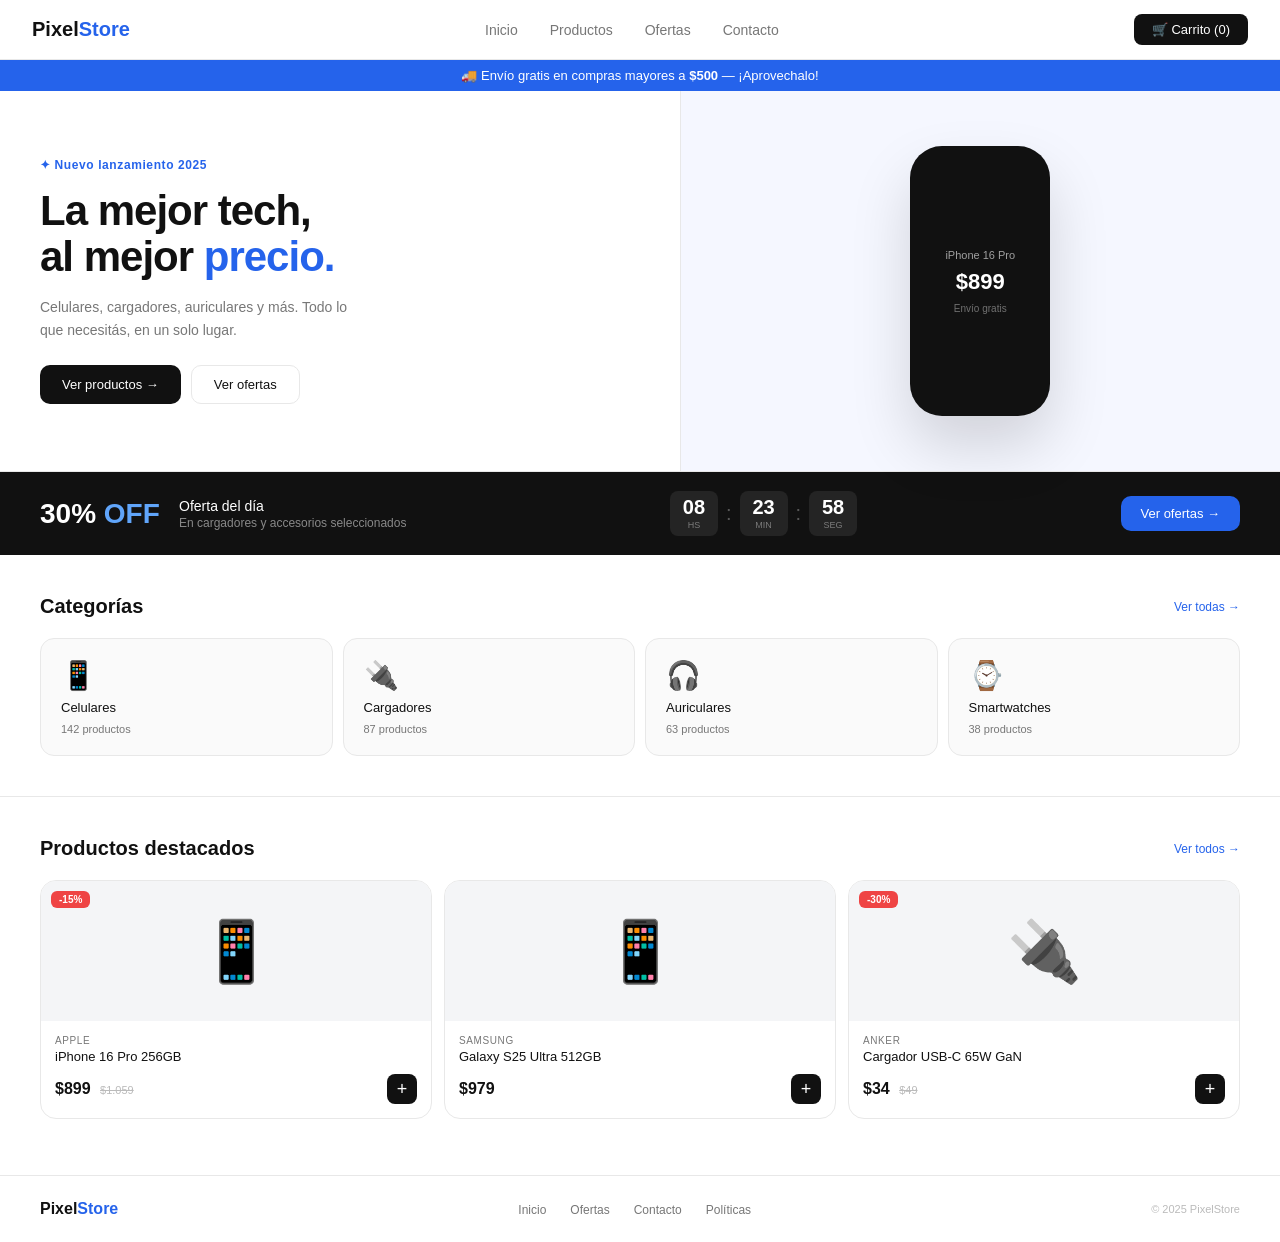
<file: index.html>
<!DOCTYPE html>
<html lang="es">
<head>
  <meta charset="UTF-8">
  <meta name="viewport" content="width=device-width, initial-scale=1.0">
  <title>PixelStore</title>
  <link rel="stylesheet" href="css/styles.css">
</head>
<body>

  <!-- NAVBAR -->
  <nav class="navbar">
    <div class="logo">Pixel<span>Store</span></div>

    <ul class="nav-links">
      <li><a href="index.html">Inicio</a></li>
      <li><a href="productos.html">Productos</a></li>
      <li><a href="ofertas.html">Ofertas</a></li>
      <li><a href="contacto.html">Contacto</a></li>
    </ul>

    <div class="nav-actions">
      <button class="btn-cart" onclick="location.href='carrito.html'">🛒 Carrito (0)</button>
    </div>
  </nav>

  <!-- BANNER ENVIO -->
<div class="banner-envio">
  🚚 Envío gratis en compras mayores a <strong>$500</strong> — ¡Aprovechalo!
</div>
  <!-- HERO -->
  <section class="hero">
    <div class="hero-texto">
      <p class="hero-tag">✦ Nuevo lanzamiento 2025</p>
      <h1>La mejor tech,<br>al mejor <span>precio.</span></h1>
      <p class="hero-sub">Celulares, cargadores, auriculares y más. Todo lo que necesitás, en un solo lugar.</p>
      <div class="hero-botones">
        <button class="btn-primary" onclick="location.href='productos.html'">Ver productos →</button>
        <button class="btn-secondary" onclick="location.href='ofertas.html'">Ver ofertas</button>
      </div>
    </div>
    <div class="hero-imagen">
      <div class="telefono">
        <p class="tel-modelo">iPhone 16 Pro</p>
        <p class="tel-precio">$899</p>
        <p class="tel-envio">Envío gratis</p>
      </div>
    </div>
  </section>

  <!-- BANNER OFERTAS -->
  <div class="oferta-banner">
    <div class="oferta-izquierda">
      <p class="oferta-pct">30% <span>OFF</span></p>
      <div class="oferta-texto">
        <p class="oferta-titulo">Oferta del día</p>
        <p class="oferta-sub">En cargadores y accesorios seleccionados</p>
      </div>
    </div>
    <div class="oferta-timer">
      <div class="timer-bloque">
        <p class="timer-num" id="horas">08</p>
        <p class="timer-label">hs</p>
      </div>
      <span class="timer-sep">:</span>
      <div class="timer-bloque">
        <p class="timer-num" id="minutos">24</p>
        <p class="timer-label">min</p>
      </div>
      <span class="timer-sep">:</span>
      <div class="timer-bloque">
        <p class="timer-num" id="segundos">00</p>
        <p class="timer-label">seg</p>
      </div>
    </div>
    <button class="btn-oferta" onclick="location.href='ofertas.html'">Ver ofertas →</button>
  </div>

  <!-- CATEGORIAS -->
  <section class="categorias">
    <div class="seccion-header">
      <h2>Categorías</h2>
      <a href="productos.html">Ver todas →</a>
    </div>
    <div class="cats-grid">
      <div class="cat-card">
        <div class="cat-icono">📱</div>
        <p class="cat-nombre">Celulares</p>
        <p class="cat-cantidad">142 productos</p>
      </div>
      <div class="cat-card">
        <div class="cat-icono">🔌</div>
        <p class="cat-nombre">Cargadores</p>
        <p class="cat-cantidad">87 productos</p>
      </div>
      <div class="cat-card">
        <div class="cat-icono">🎧</div>
        <p class="cat-nombre">Auriculares</p>
        <p class="cat-cantidad">63 productos</p>
      </div>
      <div class="cat-card">
        <div class="cat-icono">⌚</div>
        <p class="cat-nombre">Smartwatches</p>
        <p class="cat-cantidad">38 productos</p>
      </div>
    </div>
  </section>

  <!-- PRODUCTOS DESTACADOS -->
  <section class="productos">
    <div class="seccion-header">
      <h2>Productos destacados</h2>
      <a href="productos.html">Ver todos →</a>
    </div>
    <div class="productos-grid">

      <div class="prod-card">
        <div class="prod-imagen">
          <span class="prod-badge">-15%</span>
          <p class="prod-emoji">📱</p>
        </div>
        <div class="prod-info">
          <p class="prod-marca">Apple</p>
          <p class="prod-nombre">iPhone 16 Pro 256GB</p>
          <div class="prod-footer">
            <div class="prod-precios">
              <span class="prod-precio">$899</span>
              <span class="prod-viejo">$1.059</span>
            </div>
            <button class="btn-agregar" onclick="agregarProducto('iPhone 16 Pro', 899)">+</button>
          </div>
        </div>
      </div>

      <div class="prod-card">
        <div class="prod-imagen">
          <p class="prod-emoji">📱</p>
        </div>
        <div class="prod-info">
          <p class="prod-marca">Samsung</p>
          <p class="prod-nombre">Galaxy S25 Ultra 512GB</p>
          <div class="prod-footer">
            <div class="prod-precios">
              <span class="prod-precio">$979</span>
            </div>
            <button class="btn-agregar" onclick="agregarProducto('Galaxy S25 Ultra', 979)">+</button>
          </div>
        </div>
      </div>

      <div class="prod-card">
        <div class="prod-imagen">
          <span class="prod-badge">-30%</span>
          <p class="prod-emoji">🔌</p>
        </div>
        <div class="prod-info">
          <p class="prod-marca">Anker</p>
          <p class="prod-nombre">Cargador USB-C 65W GaN</p>
          <div class="prod-footer">
            <div class="prod-precios">
              <span class="prod-precio">$34</span>
              <span class="prod-viejo">$49</span>
            </div>
            <button class="btn-agregar" onclick="agregarProducto('Cargador Anker', 34)">+</button>
          </div>
        </div>
      </div>

    </div>
  </section>

  <!-- FOOTER -->
  <footer class="footer">
    <div class="footer-logo">Pixel<span>Store</span></div>
    <ul class="footer-links">
      <li><a href="index.html">Inicio</a></li>
      <li><a href="ofertas.html">Ofertas</a></li>
      <li><a href="contacto.html">Contacto</a></li>
      <li><a href="#">Políticas</a></li>
    </ul>
    <p class="footer-copy">© 2025 PixelStore</p>
  </footer>

  <script src="js/main.js"></script>
</body>
</html>
</file>
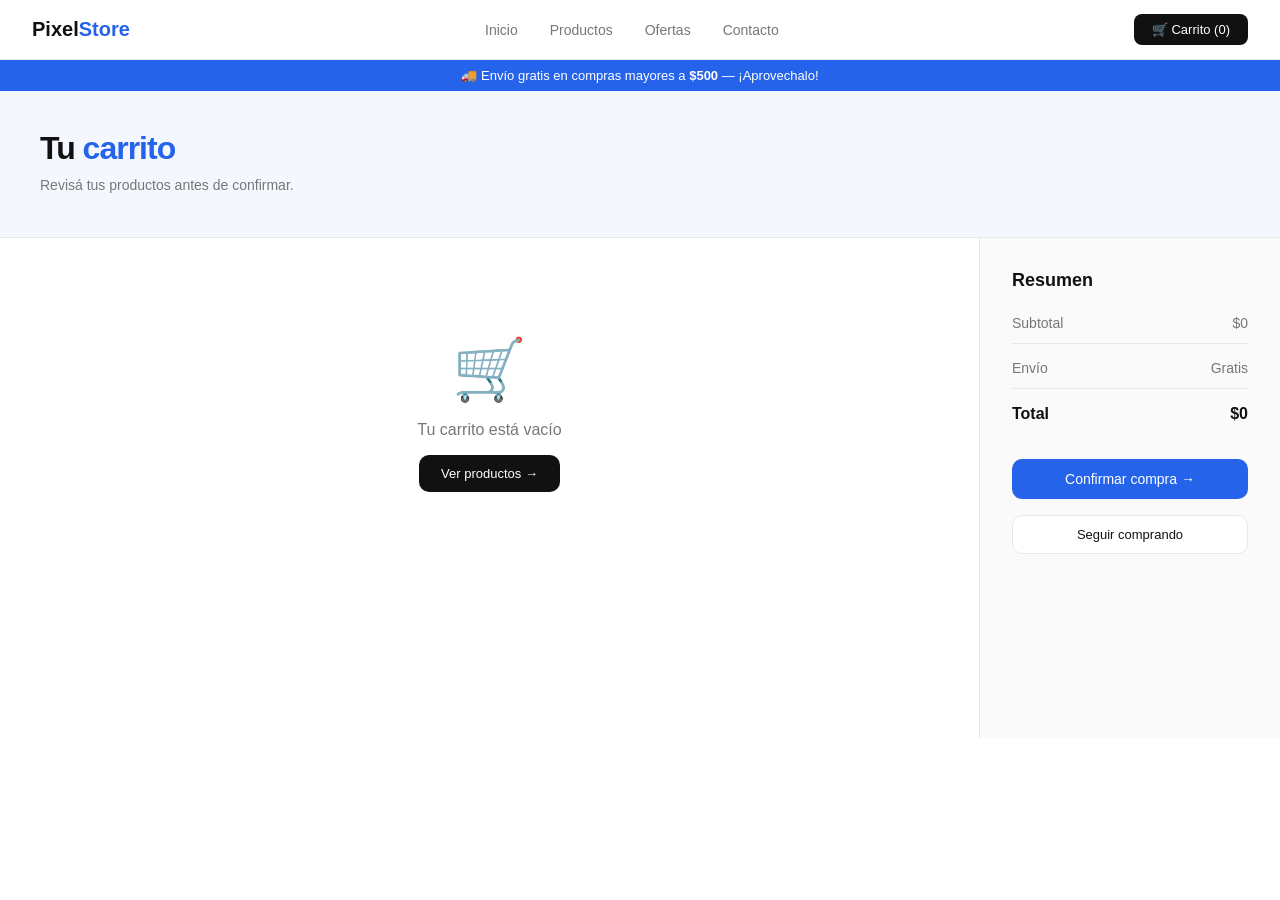
<file: carrito.html>
<!DOCTYPE html>
<html lang="es">
<head>
  <meta charset="UTF-8">
  <meta name="viewport" content="width=device-width, initial-scale=1.0">
  <title>Carrito — PixelStore</title>
  <link rel="stylesheet" href="css/styles.css">
</head>
<body>

  <!-- NAVBAR -->
  <nav class="navbar">
    <div class="logo">Pixel<span>Store</span></div>
    <ul class="nav-links">
      <li><a href="index.html">Inicio</a></li>
      <li><a href="productos.html">Productos</a></li>
      <li><a href="ofertas.html">Ofertas</a></li>
      <li><a href="contacto.html">Contacto</a></li>
    </ul>
    <div class="nav-actions">
      <button class="btn-cart" onclick="location.href='carrito.html'">🛒 Carrito (0)</button>
    </div>
  </nav>

  <!-- BANNER ENVIO -->
<div class="banner-envio">
  🚚 Envío gratis en compras mayores a <strong>$500</strong> — ¡Aprovechalo!
</div>

  <!-- HEADER CARRITO -->
<section class="carrito-header">
  <h1>Tu <span>carrito</span></h1>
  <p class="hero-sub">Revisá tus productos antes de confirmar.</p>
</section>

<!-- CONTENIDO CARRITO -->
<div class="carrito-layout">

  <!-- LISTA DE PRODUCTOS -->
  <div class="carrito-lista">
    <div class="carrito-vacio" id="carrito-vacio">
      <p class="vacio-emoji">🛒</p>
      <p class="vacio-texto">Tu carrito está vacío</p>
      <button class="btn-primary" onclick="location.href='productos.html'">Ver productos →</button>
    </div>

    <div id="carrito-items"></div>
  </div>

  <!-- RESUMEN -->
  <div class="carrito-resumen">
    <h2 class="resumen-titulo">Resumen</h2>

    <div class="resumen-linea">
      <span>Subtotal</span>
      <span id="resumen-subtotal">$0</span>
    </div>

    <div class="resumen-linea">
  <span>Envío</span>
  <span id="resumen-envio">Gratis</span>
 </div>

    <div class="resumen-linea resumen-total">
      <span>Total</span>
      <span id="resumen-total">$0</span>
    </div>

    <button class="btn-confirmar" onclick="confirmarCompra()">Confirmar compra →</button>
    <button class="btn-secondary" onclick="location.href='productos.html'">Seguir comprando</button>
  </div>

</div>

  <script src="js/main.js"></script>
</body>
</html>
</file>
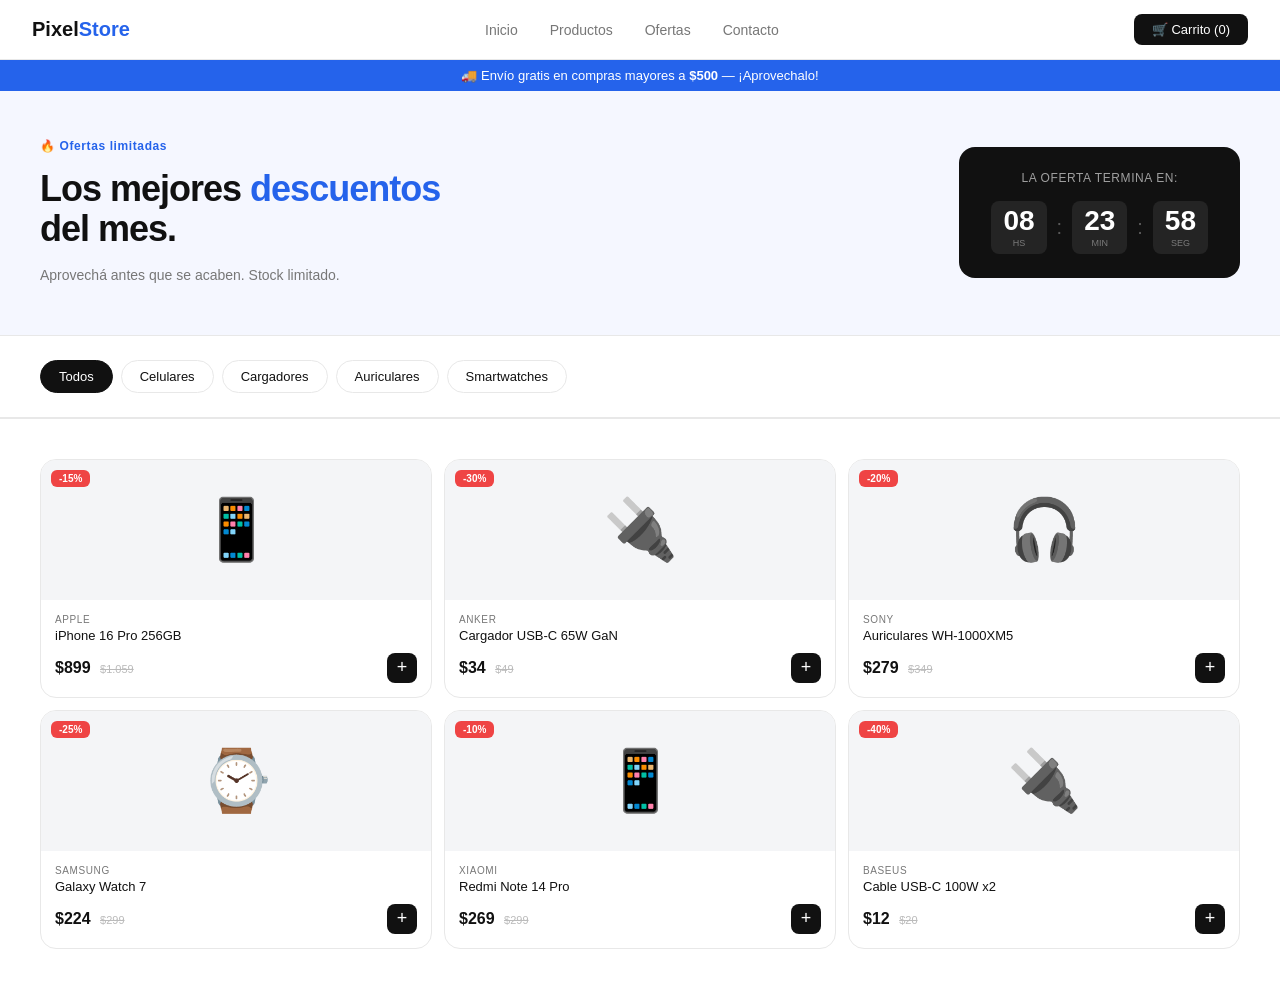
<file: ofertas.html>
<!DOCTYPE html>
<html lang="es">
<head>
  <meta charset="UTF-8">
  <meta name="viewport" content="width=device-width, initial-scale=1.0">
  <title>Ofertas — PixelStore</title>
  <link rel="stylesheet" href="css/styles.css">
</head>
<body>

  <!-- NAVBAR (igual al de index.html) -->
  <nav class="navbar">
    <div class="logo">Pixel<span>Store</span></div>
    <ul class="nav-links">
      <li><a href="index.html">Inicio</a></li>
      <li><a href="productos.html">Productos</a></li>
      <li><a href="ofertas.html">Ofertas</a></li>
      <li><a href="contacto.html">Contacto</a></li>
      
    </ul>
    <div class="nav-actions">
      <button class="btn-cart" onclick="location.href='carrito.html'">🛒 Carrito (0)</button>
    </div>
  </nav>

  <!-- BANNER ENVIO -->
<div class="banner-envio">
  🚚 Envío gratis en compras mayores a <strong>$500</strong> — ¡Aprovechalo!
</div>

  <!-- HERO OFERTAS -->
<section class="ofertas-hero">
  <div class="ofertas-hero-texto">
    <p class="hero-tag">🔥 Ofertas limitadas</p>
    <h1>Los mejores <span>descuentos</span><br>del mes.</h1>
    <p class="hero-sub">Aprovechá antes que se acaben. Stock limitado.</p>
  </div>

  <div class="ofertas-timer-grande">
    <p class="timer-titulo">La oferta termina en:</p>
    <div class="oferta-timer">
      <div class="timer-bloque">
        <p class="timer-num" id="horas">08</p>
        <p class="timer-label">hs</p>
      </div>
      <span class="timer-sep">:</span>
      <div class="timer-bloque">
        <p class="timer-num" id="minutos">24</p>
        <p class="timer-label">min</p>
      </div>
      <span class="timer-sep">:</span>
      <div class="timer-bloque">
        <p class="timer-num" id="segundos">00</p>
        <p class="timer-label">seg</p>
      </div>
    </div>
  </div>
</section>

<!-- FILTROS -->
<section class="ofertas-filtros">
  <button class="filtro-btn activo">Todos</button>
  <button class="filtro-btn">Celulares</button>
  <button class="filtro-btn">Cargadores</button>
  <button class="filtro-btn">Auriculares</button>
  <button class="filtro-btn">Smartwatches</button>
</section>

<!-- PRODUCTOS EN OFERTA -->
<section class="productos">
  <div class="productos-grid">

    <div class="prod-card" data-categoria="celulares">
      <div class="prod-imagen">
        <span class="prod-badge">-15%</span>
        <p class="prod-emoji">📱</p>
      </div>
      <div class="prod-info">
        <p class="prod-marca">Apple</p>
        <p class="prod-nombre">iPhone 16 Pro 256GB</p>
        <div class="prod-footer">
          <div class="prod-precios">
            <span class="prod-precio">$899</span>
            <span class="prod-viejo">$1.059</span>
          </div>
          <button class="btn-agregar" onclick="agregarProducto('iPhone 16 Pro', 899)">+</button>
        </div>
      </div>
    </div>

    <div class="prod-card" data-categoria="cargadores">
      <div class="prod-imagen">
        <span class="prod-badge">-30%</span>
        <p class="prod-emoji">🔌</p>
      </div>
      <div class="prod-info">
        <p class="prod-marca">Anker</p>
        <p class="prod-nombre">Cargador USB-C 65W GaN</p>
        <div class="prod-footer">
          <div class="prod-precios">
            <span class="prod-precio">$34</span>
            <span class="prod-viejo">$49</span>
          </div>
          <button class="btn-agregar" onclick="agregarProducto('Cargador Anker', 34)">+</button>
        </div>
      </div>
    </div>

    <div class="prod-card" data-categoria="auriculares">
      <div class="prod-imagen">
        <span class="prod-badge">-20%</span>
        <p class="prod-emoji">🎧</p>
      </div>
      <div class="prod-info">
        <p class="prod-marca">Sony</p>
        <p class="prod-nombre">Auriculares WH-1000XM5</p>
        <div class="prod-footer">
          <div class="prod-precios">
            <span class="prod-precio">$279</span>
            <span class="prod-viejo">$349</span>
          </div>
          <button class="btn-agregar" onclick="agregarProducto('Sony WH-1000XM5', 279)">+</button>
        </div>
      </div>
    </div>

    <div class="prod-card" data-categoria="smartwatches">
      <div class="prod-imagen">
        <span class="prod-badge">-25%</span>
        <p class="prod-emoji">⌚</p>
      </div>
      <div class="prod-info">
        <p class="prod-marca">Samsung</p>
        <p class="prod-nombre">Galaxy Watch 7</p>
        <div class="prod-footer">
          <div class="prod-precios">
            <span class="prod-precio">$224</span>
            <span class="prod-viejo">$299</span>
          </div>
          <button class="btn-agregar" onclick="agregarProducto('Galaxy Watch 7', 224)">+</button>
        </div>
      </div>
    </div>

    <div class="prod-card" data-categoria="celulares">
      <div class="prod-imagen">
        <span class="prod-badge">-10%</span>
        <p class="prod-emoji">📱</p>
      </div>
      <div class="prod-info">
        <p class="prod-marca">Xiaomi</p>
        <p class="prod-nombre">Redmi Note 14 Pro</p>
        <div class="prod-footer">
          <div class="prod-precios">
            <span class="prod-precio">$269</span>
            <span class="prod-viejo">$299</span>
          </div>
          <button class="btn-agregar" onclick="agregarProducto('Redmi Note 14 Pro', 269)">+</button>
        </div>
      </div>
    </div>

    <div class="prod-card" data-categoria="cargadores">
      <div class="prod-imagen">
        <span class="prod-badge">-40%</span>
        <p class="prod-emoji">🔌</p>
      </div>
      <div class="prod-info">
        <p class="prod-marca">Baseus</p>
        <p class="prod-nombre">Cable USB-C 100W x2</p>
        <div class="prod-footer">
          <div class="prod-precios">
            <span class="prod-precio">$12</span>
            <span class="prod-viejo">$20</span>
          </div>
          <button class="btn-agregar" onclick="agregarProducto('Cable Baseus', 12)">+</button>
        </div>
      </div>
    </div>

  </div>
</section>

  <script src="js/main.js"></script>
</body>
</html>
</file>
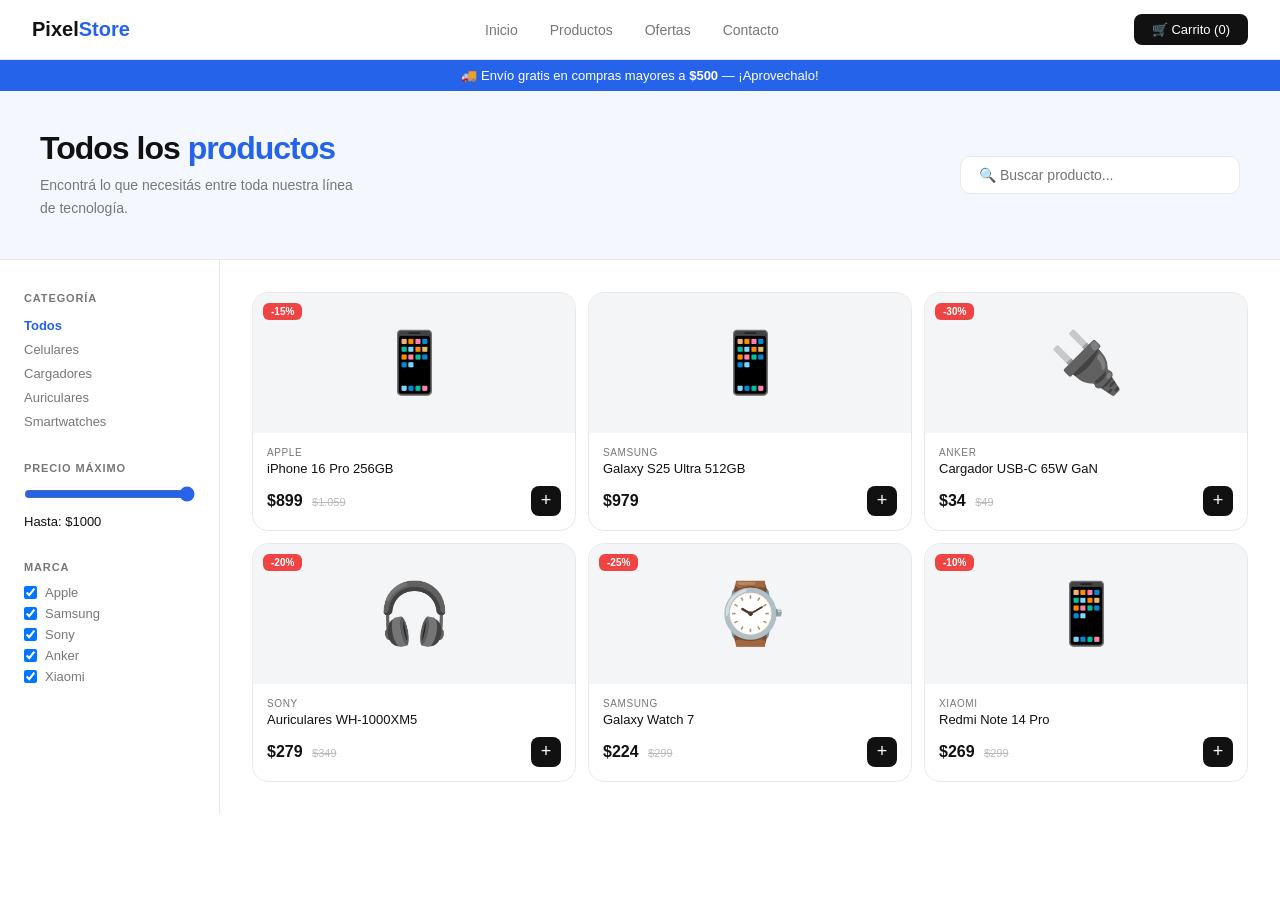
<file: productos.html>
<!DOCTYPE html>
<html lang="es">
<head>
  <meta charset="UTF-8">
  <meta name="viewport" content="width=device-width, initial-scale=1.0">
  <title>Productos — PixelStore</title>
  <link rel="stylesheet" href="css/styles.css">
</head>
<body>

  <!-- NAVBAR -->
  <nav class="navbar">
    <div class="logo">Pixel<span>Store</span></div>
    <ul class="nav-links">
      <li><a href="index.html">Inicio</a></li>
      <li><a href="productos.html">Productos</a></li>
      <li><a href="ofertas.html">Ofertas</a></li>
      <li><a href="contacto.html">Contacto</a></li>
    </ul>
    <div class="nav-actions">
      <button class="btn-cart" onclick="location.href='carrito.html'">🛒 Carrito (0)</button>
    </div>
  </nav>
  <!-- BANNER ENVIO -->
<div class="banner-envio">
  🚚 Envío gratis en compras mayores a <strong>$500</strong> — ¡Aprovechalo!
</div>


  <!-- HEADER PRODUCTOS -->
<section class="productos-header">
  <div class="productos-header-texto">
    <h1>Todos los <span>productos</span></h1>
    <p class="hero-sub">Encontrá lo que necesitás entre toda nuestra línea de tecnología.</p>
  </div>

  <div class="productos-buscar">
    <input type="text" id="buscador" placeholder="🔍 Buscar producto...">
  </div>
</section>

<!-- FILTROS Y CONTENIDO -->
<div class="productos-layout">

  <!-- SIDEBAR -->
  <aside class="sidebar">

    <div class="sidebar-grupo">
      <p class="sidebar-titulo">Categoría</p>
      <ul class="sidebar-lista">
        <li><a href="#" class="sidebar-link activo-link">Todos</a></li>
        <li><a href="#" class="sidebar-link">Celulares</a></li>
        <li><a href="#" class="sidebar-link">Cargadores</a></li>
        <li><a href="#" class="sidebar-link">Auriculares</a></li>
        <li><a href="#" class="sidebar-link">Smartwatches</a></li>
      </ul>
    </div>

    <div class="sidebar-grupo">
      <p class="sidebar-titulo">Precio máximo</p>
      <input type="range" id="precio-range" min="0" max="1000" value="1000">
      <p class="precio-valor">Hasta: $<span id="precio-display">1000</span></p>
    </div>

    <div class="sidebar-grupo">
      <p class="sidebar-titulo">Marca</p>
      <ul class="sidebar-lista">
        <li><label><input type="checkbox" checked> Apple</label></li>
        <li><label><input type="checkbox" checked> Samsung</label></li>
        <li><label><input type="checkbox" checked> Sony</label></li>
        <li><label><input type="checkbox" checked> Anker</label></li>
        <li><label><input type="checkbox" checked> Xiaomi</label></li>
      </ul>
    </div>

  </aside>

  <!-- GRILLA DE PRODUCTOS -->
  <div class="productos-contenido">

    <div class="productos-grid">

      <div class="prod-card" data-categoria="celulares" data-precio="899" data-marca="apple">
        <div class="prod-imagen">
          <span class="prod-badge">-15%</span>
          <p class="prod-emoji">📱</p>
        </div>
        <div class="prod-info">
          <p class="prod-marca">Apple</p>
          <p class="prod-nombre">iPhone 16 Pro 256GB</p>
          <div class="prod-footer">
            <div class="prod-precios">
              <span class="prod-precio">$899</span>
              <span class="prod-viejo">$1.059</span>
            </div>
            <button class="btn-agregar" onclick="agregarProducto('iPhone 16 Pro', 899)">+</button>
          </div>
        </div>
      </div>

      <div class="prod-card" data-categoria="celulares" data-precio="979" data-marca="samsung">
        <div class="prod-imagen">
          <p class="prod-emoji">📱</p>
        </div>
        <div class="prod-info">
          <p class="prod-marca">Samsung</p>
          <p class="prod-nombre">Galaxy S25 Ultra 512GB</p>
          <div class="prod-footer">
            <div class="prod-precios">
              <span class="prod-precio">$979</span>
            </div>
            <button class="btn-agregar" onclick="agregarProducto('Galaxy S25 Ultra', 979)">+</button>
          </div>
        </div>
      </div>

      <div class="prod-card" data-categoria="cargadores" data-precio="34" data-marca="anker">
        <div class="prod-imagen">
          <span class="prod-badge">-30%</span>
          <p class="prod-emoji">🔌</p>
        </div>
        <div class="prod-info">
          <p class="prod-marca">Anker</p>
          <p class="prod-nombre">Cargador USB-C 65W GaN</p>
          <div class="prod-footer">
            <div class="prod-precios">
              <span class="prod-precio">$34</span>
              <span class="prod-viejo">$49</span>
            </div>
            <button class="btn-agregar" onclick="agregarProducto('Cargador Anker', 34)">+</button>
          </div>
        </div>
      </div>

      <div class="prod-card" data-categoria="auriculares" data-precio="279" data-marca="sony">
        <div class="prod-imagen">
          <span class="prod-badge">-20%</span>
          <p class="prod-emoji">🎧</p>
        </div>
        <div class="prod-info">
          <p class="prod-marca">Sony</p>
          <p class="prod-nombre">Auriculares WH-1000XM5</p>
          <div class="prod-footer">
            <div class="prod-precios">
              <span class="prod-precio">$279</span>
              <span class="prod-viejo">$349</span>
            </div>
            <button class="btn-agregar" onclick="agregarProducto('Sony WH-1000XM5', 279)">+</button>
          </div>
        </div>
      </div>

      <div class="prod-card" data-categoria="smartwatches" data-precio="224" data-marca="samsung">
        <div class="prod-imagen">
          <span class="prod-badge">-25%</span>
          <p class="prod-emoji">⌚</p>
        </div>
        <div class="prod-info">
          <p class="prod-marca">Samsung</p>
          <p class="prod-nombre">Galaxy Watch 7</p>
          <div class="prod-footer">
            <div class="prod-precios">
              <span class="prod-precio">$224</span>
              <span class="prod-viejo">$299</span>
            </div>
            <button class="btn-agregar" onclick="agregarProducto('Galaxy Watch 7', 224)">+</button>
          </div>
        </div>
      </div>

      <div class="prod-card" data-categoria="celulares" data-precio="269" data-marca="xiaomi">
        <div class="prod-imagen">
          <span class="prod-badge">-10%</span>
          <p class="prod-emoji">📱</p>
        </div>
        <div class="prod-info">
          <p class="prod-marca">Xiaomi</p>
          <p class="prod-nombre">Redmi Note 14 Pro</p>
          <div class="prod-footer">
            <div class="prod-precios">
              <span class="prod-precio">$269</span>
              <span class="prod-viejo">$299</span>
            </div>
            <button class="btn-agregar" onclick="agregarProducto('Redmi Note 14 Pro', 269)">+</button>
          </div>
        </div>
      </div>

    </div>
  </div>
</div>


  <script src="js/main.js"></script>
</body>
</html>
</file>
<file: css/styles.css>
/* RESET */
* {
  margin: 0;
  padding: 0;
  box-sizing: border-box;
}

/* VARIABLES */
:root {
  --negro: #111111;
  --azul: #2563eb;
  --gris-claro: #f5f5f5;
  --gris-borde: #e8e8e8;
  --texto-suave: #777777;
}

body {
  font-family: 'Arial', sans-serif;
  color: var(--negro);
}

/* NAVBAR */
.navbar {
  display: flex;
  align-items: center;
  justify-content: space-between;
  padding: 0 2rem;
  height: 60px;
  border-bottom: 1px solid var(--gris-borde);
}

.logo {
  font-size: 20px;
  font-weight: 800;
}

.logo span {
  color: var(--azul);
}

.nav-links {
  display: flex;
  gap: 2rem;
  list-style: none;
}

.nav-links a {
  text-decoration: none;
  color: var(--texto-suave);
  font-size: 14px;
}

.nav-links a:hover {
  color: var(--negro);
}

.btn-cart {
  background: var(--negro);
  color: white;
  border: none;
  padding: 8px 18px;
  border-radius: 8px;
  font-size: 13px;
  cursor: pointer;
}

/* HERO */
.hero {
  display: flex;
  align-items: center;
  min-height: 380px;
  border-bottom: 1px solid var(--gris-borde);
}

.hero-texto {
  flex: 1;
  padding: 3rem 2.5rem;
  display: flex;
  flex-direction: column;
  gap: 1rem;
}

.hero-tag {
  color: var(--azul);
  font-size: 12px;
  font-weight: 600;
  letter-spacing: 0.05em;
}

h1 {
  font-size: 42px;
  font-weight: 800;
  line-height: 1.1;
  letter-spacing: -1px;
}

h1 span {
  color: var(--azul);
}

.hero-sub {
  font-size: 14px;
  color: var(--texto-suave);
  line-height: 1.6;
  max-width: 320px;
}

.hero-botones {
  display: flex;
  gap: 10px;
  margin-top: 0.5rem;
}

.btn-primary {
  background: var(--negro);
  color: white;
  border: none;
  padding: 11px 22px;
  border-radius: 10px;
  font-size: 13px;
  font-weight: 500;
  cursor: pointer;
}

.btn-secondary {
  background: white;
  color: var(--negro);
  border: 1px solid var(--gris-borde);
  padding: 11px 22px;
  border-radius: 10px;
  font-size: 13px;
  font-weight: 500;
  cursor: pointer;
}

/* HERO IMAGEN */
.hero-imagen {
  flex: 1;
  background: #f5f7ff;
  display: flex;
  align-items: center;
  justify-content: center;
  min-height: 380px;
  border-left: 1px solid var(--gris-borde);
}

.telefono {
  background: #111;
  width: 140px;
  height: 270px;
  border-radius: 32px;
  display: flex;
  flex-direction: column;
  align-items: center;
  justify-content: center;
  gap: 8px;
  box-shadow: 0 30px 60px rgba(0,0,0,0.15);
}

.tel-modelo {
  color: rgba(255,255,255,0.6);
  font-size: 11px;
}

.tel-precio {
  color: white;
  font-size: 22px;
  font-weight: 800;
}

.tel-envio {
  color: rgba(255,255,255,0.4);
  font-size: 10px;
}

/* BANNER OFERTAS */
.oferta-banner {
  background: var(--negro);
  display: flex;
  align-items: center;
  justify-content: space-between;
  padding: 1.2rem 2.5rem;
}

.oferta-izquierda {
  display: flex;
  align-items: center;
  gap: 1.2rem;
}

.oferta-pct {
  font-size: 28px;
  font-weight: 800;
  color: white;
}

.oferta-pct span {
  color: #60a5fa;
}

.oferta-titulo {
  color: white;
  font-size: 14px;
  font-weight: 500;
}

.oferta-sub {
  color: rgba(255,255,255,0.5);
  font-size: 12px;
  margin-top: 2px;
}

/* TIMER */
.oferta-timer {
  display: flex;
  align-items: center;
  gap: 8px;
}

.timer-bloque {
  background: rgba(255,255,255,0.08);
  border-radius: 8px;
  padding: 6px 12px;
  text-align: center;
  min-width: 48px;
}

.timer-num {
  color: white;
  font-size: 20px;
  font-weight: 700;
  line-height: 1;
}

.timer-label {
  color: rgba(255,255,255,0.4);
  font-size: 9px;
  text-transform: uppercase;
  margin-top: 3px;
}

.timer-sep {
  color: rgba(255,255,255,0.3);
  font-size: 20px;
}

.btn-oferta {
  background: var(--azul);
  color: white;
  border: none;
  padding: 10px 20px;
  border-radius: 10px;
  font-size: 13px;
  font-weight: 500;
  cursor: pointer;
}

/* CATEGORIAS */
.categorias {
  padding: 2.5rem;
}

.seccion-header {
  display: flex;
  align-items: center;
  justify-content: space-between;
  margin-bottom: 1.25rem;
}

.seccion-header h2 {
  font-size: 20px;
  font-weight: 700;
}

.seccion-header a {
  font-size: 12px;
  color: var(--azul);
  text-decoration: none;
  font-weight: 500;
}

.cats-grid {
  display: grid;
  grid-template-columns: repeat(4, 1fr);
  gap: 10px;
}

.cat-card {
  border: 1px solid var(--gris-borde);
  border-radius: 14px;
  padding: 1.25rem;
  display: flex;
  flex-direction: column;
  gap: 8px;
  cursor: pointer;
  background: #fafafa;
  transition: border-color 0.2s;
}

.cat-card:hover {
  border-color: var(--azul);
  background: #f0f6ff;
}

.cat-icono {
  font-size: 28px;
}

.cat-nombre {
  font-size: 13px;
  font-weight: 500;
}

.cat-cantidad {
  font-size: 11px;
  color: var(--texto-suave);
}

/* PRODUCTOS */
.productos {
  padding: 2.5rem;
  border-top: 1px solid var(--gris-borde);
}

.productos-grid {
  display: grid;
  grid-template-columns: repeat(3, 1fr);
  gap: 12px;
}

.prod-card {
  border: 1px solid var(--gris-borde);
  border-radius: 16px;
  overflow: hidden;
  cursor: pointer;
  transition: border-color 0.2s;
}

.prod-card:hover {
  border-color: #bbb;
}

.prod-imagen {
  height: 140px;
  background: #f4f5f7;
  display: flex;
  align-items: center;
  justify-content: center;
  position: relative;
}

.prod-emoji {
  font-size: 60px;
}

.prod-badge {
  position: absolute;
  top: 10px;
  left: 10px;
  background: #ef4444;
  color: white;
  font-size: 10px;
  font-weight: 600;
  padding: 3px 8px;
  border-radius: 6px;
}

.prod-info {
  padding: 14px;
}

.prod-marca {
  font-size: 10px;
  color: var(--texto-suave);
  text-transform: uppercase;
  letter-spacing: 0.06em;
  margin-bottom: 3px;
}

.prod-nombre {
  font-size: 13px;
  font-weight: 500;
  margin-bottom: 10px;
}

.prod-footer {
  display: flex;
  align-items: center;
  justify-content: space-between;
}

.prod-precio {
  font-size: 16px;
  font-weight: 700;
}

.prod-viejo {
  font-size: 11px;
  color: #bbb;
  text-decoration: line-through;
  margin-left: 5px;
}

.btn-agregar {
  width: 30px;
  height: 30px;
  background: var(--negro);
  color: white;
  border: none;
  border-radius: 8px;
  font-size: 18px;
  cursor: pointer;
  display: flex;
  align-items: center;
  justify-content: center;
}

/* FOOTER */
.footer {
  display: flex;
  align-items: center;
  justify-content: space-between;
  padding: 1.5rem 2.5rem;
  border-top: 1px solid var(--gris-borde);
  margin-top: 1rem;
}

.footer-logo {
  font-size: 16px;
  font-weight: 800;
}

.footer-logo span {
  color: var(--azul);
}

.footer-links {
  display: flex;
  gap: 1.5rem;
  list-style: none;
}

.footer-links a {
  font-size: 12px;
  color: var(--texto-suave);
  text-decoration: none;
}

.footer-links a:hover {
  color: var(--negro);
}

.footer-copy {
  font-size: 11px;
  color: #bbb;
}

/* HERO OFERTAS */
.ofertas-hero {
  display: flex;
  align-items: center;
  justify-content: space-between;
  padding: 3rem 2.5rem;
  border-bottom: 1px solid var(--gris-borde);
  background: #f5f7ff;
}

.ofertas-hero-texto {
  display: flex;
  flex-direction: column;
  gap: 1rem;
}

.ofertas-hero-texto h1 {
  font-size: 36px;
}

.ofertas-timer-grande {
  display: flex;
  flex-direction: column;
  align-items: center;
  gap: 1rem;
  background: var(--negro);
  padding: 1.5rem 2rem;
  border-radius: 16px;
}

.timer-titulo {
  color: rgba(255,255,255,0.6);
  font-size: 12px;
  text-transform: uppercase;
  letter-spacing: 0.05em;
}

.ofertas-timer-grande .oferta-timer {
  gap: 10px;
}

.ofertas-timer-grande .timer-num {
  font-size: 28px;
}

/* FILTROS */
.ofertas-filtros {
  display: flex;
  gap: 8px;
  padding: 1.5rem 2.5rem;
  border-bottom: 1px solid var(--gris-borde);
}

.filtro-btn {
  background: white;
  color: var(--negro);
  border: 1px solid var(--gris-borde);
  padding: 8px 18px;
  border-radius: 100px;
  font-size: 13px;
  font-weight: 500;
  cursor: pointer;
  transition: all 0.2s;
}

.filtro-btn:hover {
  border-color: var(--azul);
  color: var(--azul);
}

.filtro-btn.activo {
  background: var(--negro);
  color: white;
  border-color: var(--negro);
}

/* HEADER PRODUCTOS */
.productos-header {
  display: flex;
  align-items: center;
  justify-content: space-between;
  padding: 2.5rem;
  border-bottom: 1px solid var(--gris-borde);
  background: #f5f7ff;
}

.productos-header-texto h1 {
  font-size: 32px;
  font-weight: 800;
  margin-bottom: 0.5rem;
}

.productos-header-texto h1 span {
  color: var(--azul);
}

#buscador {
  border: 1px solid var(--gris-borde);
  border-radius: 10px;
  padding: 10px 18px;
  font-size: 14px;
  width: 280px;
  outline: none;
  font-family: Arial, sans-serif;
}

#buscador:focus {
  border-color: var(--azul);
}

/* LAYOUT */
.productos-layout {
  display: flex;
  gap: 0;
}

/* SIDEBAR */
.sidebar {
  width: 220px;
  min-width: 220px;
  border-right: 1px solid var(--gris-borde);
  padding: 2rem 1.5rem;
  display: flex;
  flex-direction: column;
  gap: 2rem;
}

.sidebar-grupo {
  display: flex;
  flex-direction: column;
  gap: 0.75rem;
}

.sidebar-titulo {
  font-size: 11px;
  font-weight: 700;
  text-transform: uppercase;
  letter-spacing: 0.08em;
  color: var(--texto-suave);
}

.sidebar-lista {
  list-style: none;
  display: flex;
  flex-direction: column;
  gap: 6px;
}

.sidebar-link {
  font-size: 13px;
  color: var(--texto-suave);
  text-decoration: none;
}

.sidebar-link:hover {
  color: var(--negro);
}

.activo-link {
  color: var(--azul);
  font-weight: 600;
}

#precio-range {
  width: 100%;
  accent-color: var(--azul);
}

.precio-valor {
  font-size: 13px;
  color: var(--negro);
  font-weight: 500;
}

.sidebar-lista label {
  font-size: 13px;
  color: var(--texto-suave);
  display: flex;
  align-items: center;
  gap: 8px;
  cursor: pointer;
}

/* CONTENIDO */
.productos-contenido {
  flex: 1;
  padding: 2rem;
}

/* HEADER CONTACTO */
.contacto-header {
  text-align: center;
  padding: 3rem 2.5rem;
  border-bottom: 1px solid var(--gris-borde);
  background: #f5f7ff;
  display: flex;
  flex-direction: column;
  align-items: center;
  gap: 0.75rem;
}

.contacto-header h1 {
  font-size: 36px;
  font-weight: 800;
}

/* LAYOUT */
.contacto-layout {
  display: grid;
  grid-template-columns: 1fr 320px;
  gap: 0;
  min-height: 500px;
}

/* FORMULARIO */
.contacto-form {
  padding: 2.5rem;
  border-right: 1px solid var(--gris-borde);
  display: flex;
  flex-direction: column;
  gap: 1.25rem;
}

.form-titulo {
  font-size: 18px;
  font-weight: 700;
  margin-bottom: 0.5rem;
}

.form-grupo {
  display: flex;
  flex-direction: column;
  gap: 6px;
}

.form-grupo label {
  font-size: 13px;
  font-weight: 500;
  color: var(--negro);
}

.form-grupo input,
.form-grupo select,
.form-grupo textarea {
  border: 1px solid var(--gris-borde);
  border-radius: 10px;
  padding: 10px 14px;
  font-size: 14px;
  font-family: Arial, sans-serif;
  outline: none;
  color: var(--negro);
  transition: border-color 0.2s;
}

.form-grupo input:focus,
.form-grupo select:focus,
.form-grupo textarea:focus {
  border-color: var(--azul);
}

.form-grupo textarea {
  resize: vertical;
}

.btn-enviar {
  background: var(--negro);
  color: white;
  border: none;
  padding: 12px 24px;
  border-radius: 10px;
  font-size: 14px;
  font-weight: 500;
  cursor: pointer;
  width: fit-content;
  transition: background 0.2s;
}

.btn-enviar:hover {
  background: var(--azul);
}

.form-exito {
  display: none;
  background: #f0fdf4;
  border: 1px solid #86efac;
  color: #16a34a;
  padding: 12px 16px;
  border-radius: 10px;
  font-size: 14px;
  font-weight: 500;
}

/* INFO */
.contacto-info {
  padding: 2.5rem;
  display: flex;
  flex-direction: column;
  gap: 1.5rem;
  background: #fafafa;
}

.info-card {
  display: flex;
  align-items: flex-start;
  gap: 1rem;
}

.info-icono {
  font-size: 24px;
  min-width: 36px;
}

.info-titulo {
  font-size: 13px;
  font-weight: 600;
  color: var(--negro);
  margin-bottom: 3px;
}

.info-texto {
  font-size: 13px;
  color: var(--texto-suave);
}

/* HEADER CARRITO */
.carrito-header {
  padding: 2.5rem;
  border-bottom: 1px solid var(--gris-borde);
  background: #f5f7ff;
}

.carrito-header h1 {
  font-size: 32px;
  font-weight: 800;
  margin-bottom: 0.5rem;
}

.carrito-header h1 span {
  color: var(--azul);
}

/* LAYOUT */
.carrito-layout {
  display: grid;
  grid-template-columns: 1fr 300px;
  gap: 0;
  min-height: 500px;
}

/* LISTA */
.carrito-lista {
  padding: 2rem;
  border-right: 1px solid var(--gris-borde);
}

/* CARRITO VACIO */
.carrito-vacio {
  display: flex;
  flex-direction: column;
  align-items: center;
  justify-content: center;
  gap: 1rem;
  padding: 4rem 0;
}

.vacio-emoji {
  font-size: 60px;
}

.vacio-texto {
  font-size: 16px;
  color: var(--texto-suave);
  font-weight: 500;
}

/* ITEM CARRITO */
.carrito-item {
  display: flex;
  align-items: center;
  justify-content: space-between;
  padding: 1rem 0;
  border-bottom: 1px solid var(--gris-borde);
}

.item-izquierda {
  display: flex;
  align-items: center;
  gap: 1rem;
}

.item-emoji {
  font-size: 36px;
  background: #f4f5f7;
  width: 60px;
  height: 60px;
  border-radius: 12px;
  display: flex;
  align-items: center;
  justify-content: center;
}

.item-nombre {
  font-size: 14px;
  font-weight: 500;
  color: var(--negro);
  margin-bottom: 4px;
}

.item-precio {
  font-size: 13px;
  color: var(--texto-suave);
}

.item-derecha {
  display: flex;
  align-items: center;
  gap: 1rem;
}

.item-cantidad {
  display: flex;
  align-items: center;
  gap: 8px;
  border: 1px solid var(--gris-borde);
  border-radius: 8px;
  padding: 4px 8px;
}

.btn-cantidad {
  background: none;
  border: none;
  font-size: 16px;
  cursor: pointer;
  color: var(--negro);
  font-weight: 600;
  padding: 0 4px;
}

.cantidad-num {
  font-size: 14px;
  font-weight: 500;
  min-width: 20px;
  text-align: center;
}

.item-total {
  font-size: 15px;
  font-weight: 700;
  min-width: 60px;
  text-align: right;
}

.btn-eliminar {
  background: none;
  border: none;
  font-size: 18px;
  cursor: pointer;
  color: #bbb;
}

.btn-eliminar:hover {
  color: #ef4444;
}

/* RESUMEN */
.carrito-resumen {
  padding: 2rem;
  background: #fafafa;
  display: flex;
  flex-direction: column;
  gap: 1rem;
}

.resumen-titulo {
  font-size: 18px;
  font-weight: 700;
  margin-bottom: 0.5rem;
}

.resumen-linea {
  display: flex;
  justify-content: space-between;
  font-size: 14px;
  color: var(--texto-suave);
  padding-bottom: 0.75rem;
  border-bottom: 1px solid var(--gris-borde);
}

.resumen-total {
  font-size: 16px;
  font-weight: 700;
  color: var(--negro);
  border-bottom: none;
}

.envio-gratis {
  color: #16a34a;
  font-weight: 500;
}

.btn-confirmar {
  background: var(--azul);
  color: white;
  border: none;
  padding: 12px;
  border-radius: 10px;
  font-size: 14px;
  font-weight: 500;
  cursor: pointer;
  width: 100%;
  margin-top: 0.5rem;
}

.btn-confirmar:hover {
  background: #1d4ed8;
}

.carrito-resumen .btn-secondary {
  width: 100%;
  text-align: center;
}

/* BANNER ENVIO */
.banner-envio {
  background: var(--azul);
  color: white;
  text-align: center;
  padding: 8px;
  font-size: 13px;
}

.banner-envio strong {
  font-weight: 700;
}

/* ==========================================================================
   ESTILOS RESPONSIVOS (MOBILE & TABLET) - SIN TOCAR LÓGICA
   ========================================================================== */

@media (max-width: 992px) {
  /* BANNER OFERTAS - Se adapta a tablets */
  .oferta-banner {
    flex-direction: column;
    gap: 1.5rem;
    text-align: center;
    padding: 1.5rem;
  }

  .oferta-izquierda {
    flex-direction: column;
    gap: 0.5rem;
  }

  /* LAYOUTS DE PÁGINAS INTERNAS */
  .productos-layout {
    flex-direction: column;
  }

  .sidebar {
    width: 100%;
    min-width: 100%;
    border-right: none;
    border-bottom: 1px solid var(--gris-borde);
    padding: 1.5rem;
  }

  .contacto-layout,
  .carrito-layout {
    grid-template-columns: 1fr;
  }

  .contacto-form,
  .carrito-lista {
    border-right: none;
    padding: 1.5rem;
  }
}

@media (max-width: 768px) {
  /* NAVBAR - Distribución limpia en mobile */
  .navbar {
    padding: 0 1rem;
    height: auto;
    min-height: 60px;
    flex-wrap: wrap;
    gap: 10px;
    padding-top: 10px;
    padding-bottom: 10px;
  }

  .nav-links {
    order: 3;
    width: 100%;
    justify-content: center;
    gap: 1.2rem;
    margin-top: 5px;
  }

  .nav-actions {
    order: 2;
  }

  /* HERO */
  .hero {
    flex-direction: column;
    min-height: auto;
  }

  .hero-texto {
    padding: 2.5rem 1.5rem;
    align-items: center;
    text-align: center;
  }

  .hero-sub {
    max-width: 100%;
  }

  .hero-botones {
    width: 100%;
    flex-direction: column;
  }

  .hero-botones button {
    width: 100%;
  }

  .hero-imagen {
    width: 100%;
    min-height: 280px;
    border-left: none;
    border-top: 1px solid var(--gris-borde);
    padding: 2rem 0;
  }

  /* SECCIONES Y GRIDS (Categorías y Productos) */
  .categorias, .productos {
    padding: 1.5rem;
  }

  .cats-grid {
    grid-template-columns: repeat(2, 1fr);
  }

  .productos-grid {
    grid-template-columns: repeat(2, 1fr);
  }

  /* HEADERS DE PÁGINAS SEGUNDARIAS */
  .productos-header,
  .ofertas-hero,
  .contacto-header,
  .carrito-header {
    flex-direction: column;
    gap: 1.5rem;
    padding: 2rem 1.5rem;
    text-align: center;
  }

  #buscador {
    width: 100%;
  }

  /* OFERTAS HERO (PÁGINA OFERTAS) */
  .ofertas-hero-texto {
    align-items: center;
  }

  /* FILTROS (Desplazamiento horizontal en mobile para que no se amontonen) */
  .ofertas-filtros {
    padding: 1rem 1.5rem;
    overflow-x: auto;
    white-space: nowrap;
    -webkit-overflow-scrolling: touch;
  }

  .filtro-btn {
    flex-shrink: 0;
  }

  /* FOOTER */
  .footer {
    flex-direction: column;
    gap: 1.5rem;
    padding: 2rem 1.5rem;
    text-align: center;
  }

  .footer-links {
    flex-direction: column;
    gap: 1rem;
  }
}

@media (max-width: 480px) {
  /* GRID DE PRODUCTOS A 1 COLUMNA EN PANTALLAS MUY CHICAS */
  .productos-grid {
    grid-template-columns: 1fr;
  }

  /* AJUSTES EN EL CARRITO */
  .carrito-item {
    flex-direction: column;
    align-items: flex-start;
    gap: 1rem;
    position: relative;
    padding: 1.5rem 0;
  }

  .item-derecha {
    width: 100%;
    justify-content: space-between;
  }

  .btn-eliminar {
    position: absolute;
    top: 1.5rem;
    right: 0;
  }
}

/* ==========================================================================
   ESTILOS RESPONSIVOS PARA LA PÁGINA DE PRODUCTOS 
   ========================================================================== */

@media (max-width: 992px) {
  /* LAYOUT DE PRODUCTOS - Cambia de fila a columna */
  .productos-layout {
    flex-direction: column;
  }

  /* EL SIDEBAR PASA A OCUPAR EL ANCHO COMPLETO */
  .sidebar {
    width: 100%;
    min-width: 100%;
    border-right: none;
    border-bottom: 1px solid var(--gris-borde);
    padding: 1.5rem 2rem;
    display: grid;
    /* Distribuimos los grupos de filtros en columnas para aprovechar el espacio */
    grid-template-columns: repeat(auto-fit, minmax(200px, 1fr));
    gap: 1.5rem;
  }

  .sidebar-grupo {
    gap: 0.5rem;
  }
}

@media (max-width: 768px) {
  /* HEADER DE PRODUCTOS */
  .productos-header {
    flex-direction: column;
    gap: 1.25rem;
    padding: 2rem 1.5rem;
    text-align: center;
  }

  .productos-header-texto h1 {
    font-size: 28px;
  }

  /* BARRA DE BÚSQUEDA */
  #buscador {
    width: 100%; /* Toma todo el ancho en mobile */
    max-width: 400px;
  }

  /* SIDEBAR EN TILES (Para pantallas más compactas) */
  .sidebar {
    grid-template-columns: 1fr; /* Volvemos a una columna si el espacio es muy chico */
    padding: 1.5rem;
    gap: 1.25rem;
  }

  /* CONTENIDO DE PRODUCTOS */
  .productos-contenido {
    padding: 1.5rem;
  }

  /* GRILLA A 2 COLUMNAS EN MOBILE */
  .productos-grid {
    grid-template-columns: repeat(2, 1fr);
    gap: 10px;
  }
}

@media (max-width: 480px) {
  /* GRILLA A 1 COLUMNA EN CELULARES MUY CHICOS */
  .productos-grid {
    grid-template-columns: 1fr;
  }
  
  .prod-imagen {
    height: 160px; /* Le damos un toque más de aire al emoji del producto */
  }
}

/* ==========================================================================
   ESTILOS RESPONSIVOS PARA LA PÁGINA DE OFERTAS 
   ========================================================================== */

@media (max-width: 768px) {
  /* HERO DE OFERTAS */
  .ofertas-hero {
    flex-direction: column;
    text-align: center;
    gap: 1.5rem;
    padding: 2.5rem 1.5rem;
  }

  .ofertas-hero-texto {
    align-items: center;
  }

  .ofertas-hero-texto h1 {
    font-size: 28px;
  }

  /* BARRA DE FILTROS FLUIDA (Scroll horizontal en mobile) */
  .ofertas-filtros {
    padding: 1rem 1.5rem;
    display: flex;
    justify-content: flex-start; /* Evita que se centren y corten el scroll */
    overflow-x: auto;            /* Habilita el scroll horizontal */
    white-space: nowrap;         /* Fuerza a los botones a quedarse en una sola línea */
    gap: 0.75rem;
    -webkit-overflow-scrolling: touch; /* Scroll suave en iOS */
    scrollbar-width: none;       /* Oculta la barra de scroll en Firefox */
  }

  /* Oculta la barra de scroll en Chrome/Safari para que quede más estético */
  .ofertas-filtros::-webkit-scrollbar {
    display: none;
  }

  .filtro-btn {
    padding: 0.5rem 1.25rem;
    font-size: 13px;
    flex-shrink: 0; /* Evita que el botón se deforme o se achique */
  }

  /* GRILLA DE OFERTAS A 2 COLUMNAS */
  .ofertas-grid {
    grid-template-columns: repeat(2, 1fr);
    gap: 12px;
    padding: 1.5rem;
  }
}

@media (max-width: 480px) {
  /* GRILLA A 1 COLUMNA EN PANTALLAS MUY CHICAS */
  .ofertas-grid {
    grid-template-columns: 1fr;
    padding: 1rem;
  }
}
</file>
